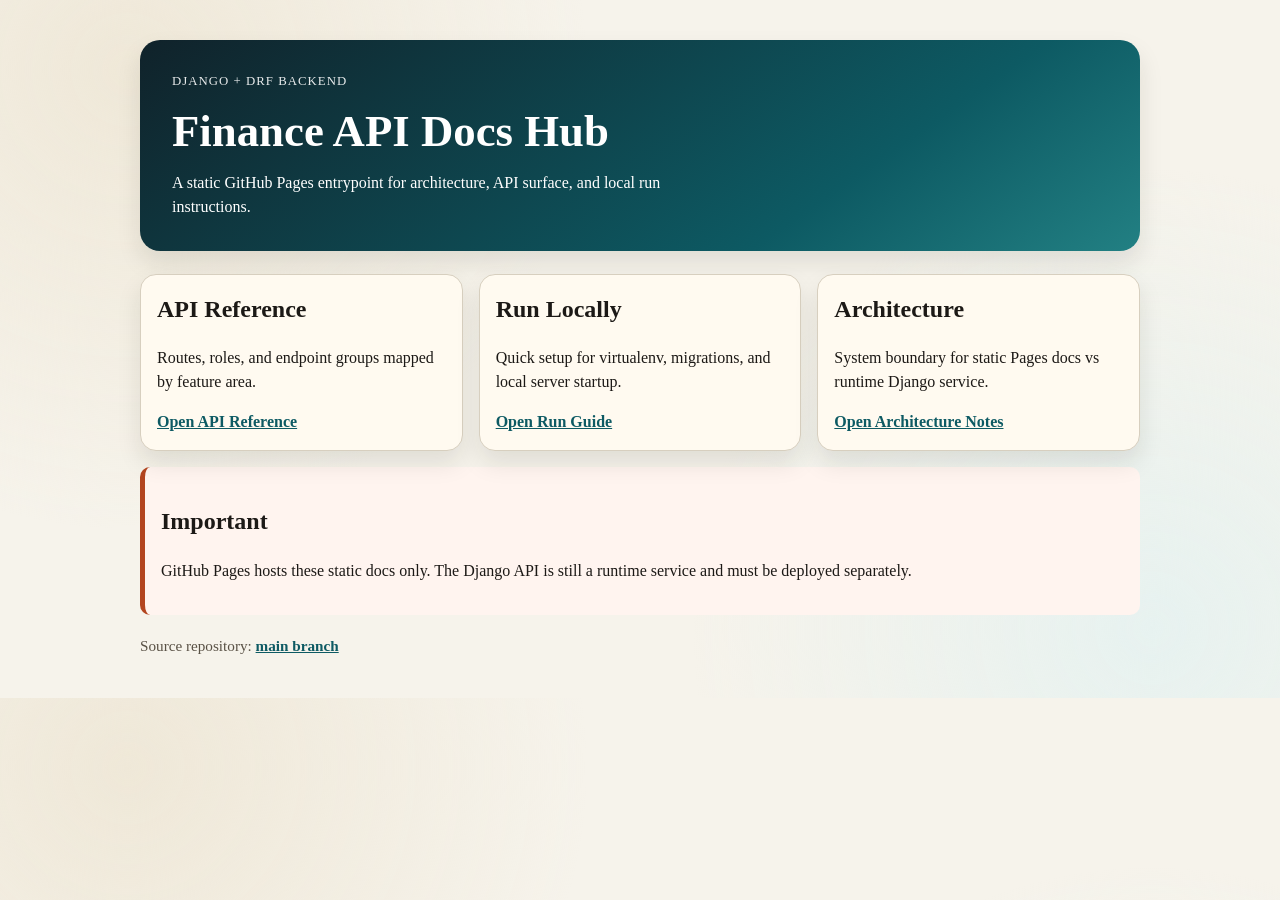
<file: docs/index.html>
<!doctype html>
<html lang="en">
  <head>
    <meta charset="utf-8" />
    <meta name="viewport" content="width=device-width, initial-scale=1" />
    <title>Finance API | Backend Docs Hub</title>
    <meta
      name="description"
      content="Static documentation hub for the Finance Data Processing and Access Control backend."
    />
    <link rel="stylesheet" href="./styles.css" />
  </head>
  <body>
    <main class="page">
      <header class="hero">
        <p class="eyebrow">Django + DRF Backend</p>
        <h1>Finance API Docs Hub</h1>
        <p class="lead">
          A static GitHub Pages entrypoint for architecture, API surface, and local run instructions.
        </p>
      </header>

      <section class="card-grid" aria-label="Documentation sections">
        <article class="card">
          <h2>API Reference</h2>
          <p>Routes, roles, and endpoint groups mapped by feature area.</p>
          <a href="./api-reference.html">Open API Reference</a>
        </article>

        <article class="card">
          <h2>Run Locally</h2>
          <p>Quick setup for virtualenv, migrations, and local server startup.</p>
          <a href="./run-locally.html">Open Run Guide</a>
        </article>

        <article class="card">
          <h2>Architecture</h2>
          <p>System boundary for static Pages docs vs runtime Django service.</p>
          <a href="./architecture.html">Open Architecture Notes</a>
        </article>
      </section>

      <section class="info-banner" aria-label="Important note">
        <h2>Important</h2>
        <p>
          GitHub Pages hosts these static docs only. The Django API is still a runtime service and must be deployed
          separately.
        </p>
      </section>

      <footer class="footer">
        <p>Source repository: <a href="../">main branch</a></p>
      </footer>
    </main>
  </body>
</html>
</file>
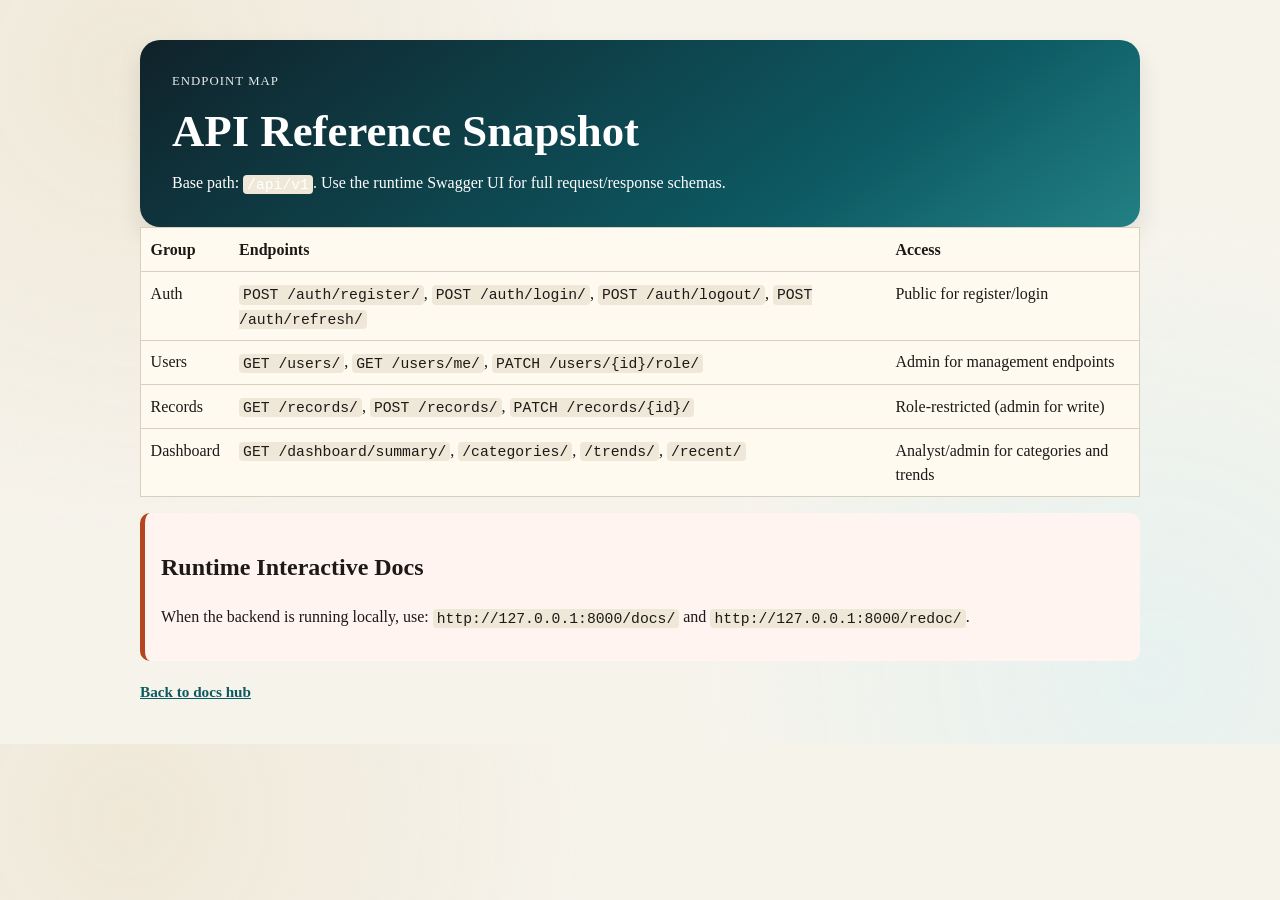
<file: docs/api-reference.html>
<!doctype html>
<html lang="en">
  <head>
    <meta charset="utf-8" />
    <meta name="viewport" content="width=device-width, initial-scale=1" />
    <title>Finance API | API Reference</title>
    <link rel="stylesheet" href="./styles.css" />
  </head>
  <body>
    <main class="page">
      <header class="hero">
        <p class="eyebrow">Endpoint Map</p>
        <h1>API Reference Snapshot</h1>
        <p class="lead">Base path: <code>/api/v1</code>. Use the runtime Swagger UI for full request/response schemas.</p>
      </header>

      <section class="table-wrap" aria-label="API groups">
        <table>
          <thead>
            <tr>
              <th>Group</th>
              <th>Endpoints</th>
              <th>Access</th>
            </tr>
          </thead>
          <tbody>
            <tr>
              <td>Auth</td>
              <td><code>POST /auth/register/</code>, <code>POST /auth/login/</code>, <code>POST /auth/logout/</code>, <code>POST /auth/refresh/</code></td>
              <td>Public for register/login</td>
            </tr>
            <tr>
              <td>Users</td>
              <td><code>GET /users/</code>, <code>GET /users/me/</code>, <code>PATCH /users/{id}/role/</code></td>
              <td>Admin for management endpoints</td>
            </tr>
            <tr>
              <td>Records</td>
              <td><code>GET /records/</code>, <code>POST /records/</code>, <code>PATCH /records/{id}/</code></td>
              <td>Role-restricted (admin for write)</td>
            </tr>
            <tr>
              <td>Dashboard</td>
              <td><code>GET /dashboard/summary/</code>, <code>/categories/</code>, <code>/trends/</code>, <code>/recent/</code></td>
              <td>Analyst/admin for categories and trends</td>
            </tr>
          </tbody>
        </table>
      </section>

      <section class="info-banner" aria-label="Runtime docs">
        <h2>Runtime Interactive Docs</h2>
        <p>
          When the backend is running locally, use:
          <code>http://127.0.0.1:8000/docs/</code> and <code>http://127.0.0.1:8000/redoc/</code>.
        </p>
      </section>

      <footer class="footer">
        <p><a href="./index.html">Back to docs hub</a></p>
      </footer>
    </main>
  </body>
</html>
</file>
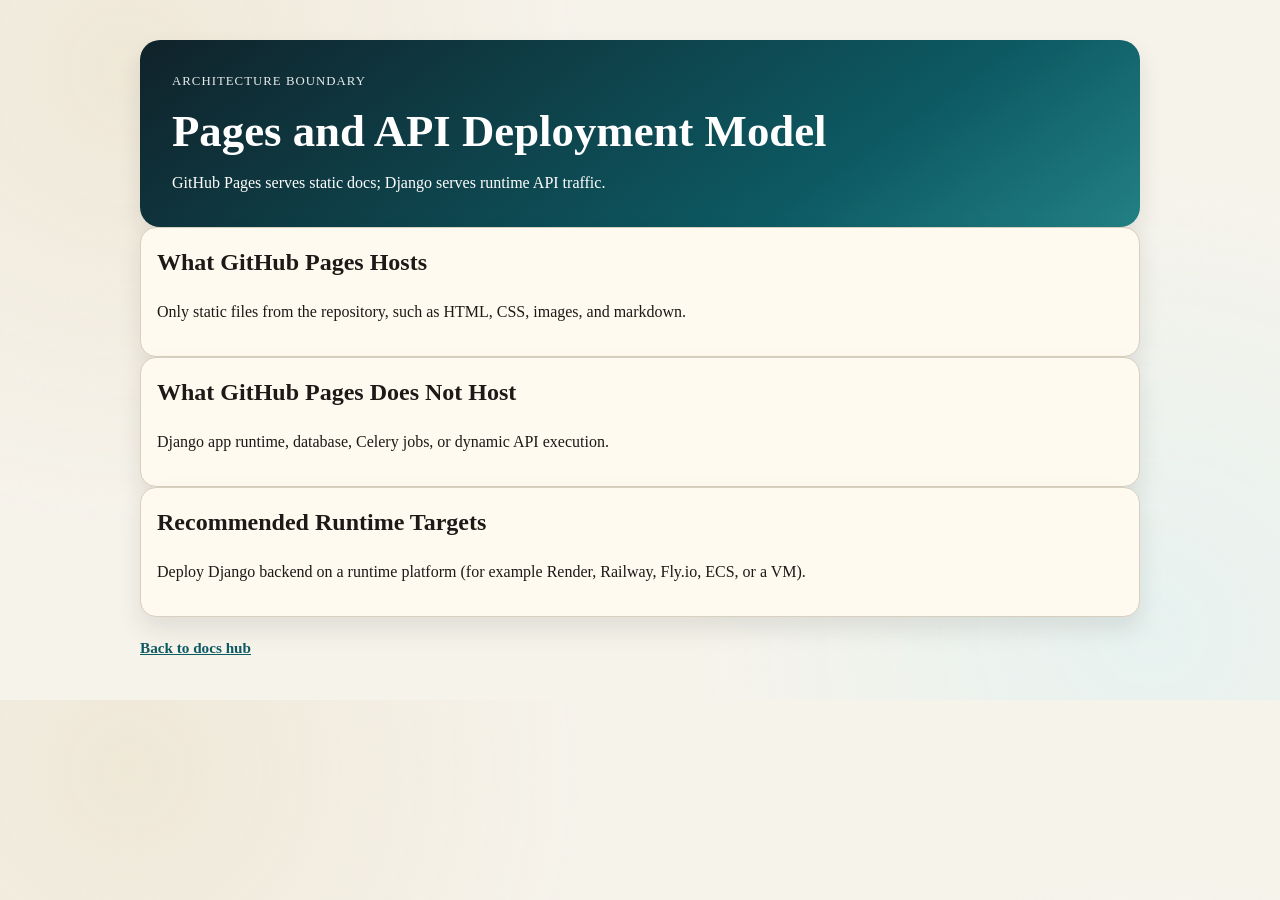
<file: docs/architecture.html>
<!doctype html>
<html lang="en">
  <head>
    <meta charset="utf-8" />
    <meta name="viewport" content="width=device-width, initial-scale=1" />
    <title>Finance API | Architecture</title>
    <link rel="stylesheet" href="./styles.css" />
  </head>
  <body>
    <main class="page">
      <header class="hero">
        <p class="eyebrow">Architecture Boundary</p>
        <h1>Pages and API Deployment Model</h1>
        <p class="lead">GitHub Pages serves static docs; Django serves runtime API traffic.</p>
      </header>

      <section class="card">
        <h2>What GitHub Pages Hosts</h2>
        <p>Only static files from the repository, such as HTML, CSS, images, and markdown.</p>
      </section>

      <section class="card">
        <h2>What GitHub Pages Does Not Host</h2>
        <p>Django app runtime, database, Celery jobs, or dynamic API execution.</p>
      </section>

      <section class="card">
        <h2>Recommended Runtime Targets</h2>
        <p>Deploy Django backend on a runtime platform (for example Render, Railway, Fly.io, ECS, or a VM).</p>
      </section>

      <footer class="footer">
        <p><a href="./index.html">Back to docs hub</a></p>
      </footer>
    </main>
  </body>
</html>
</file>
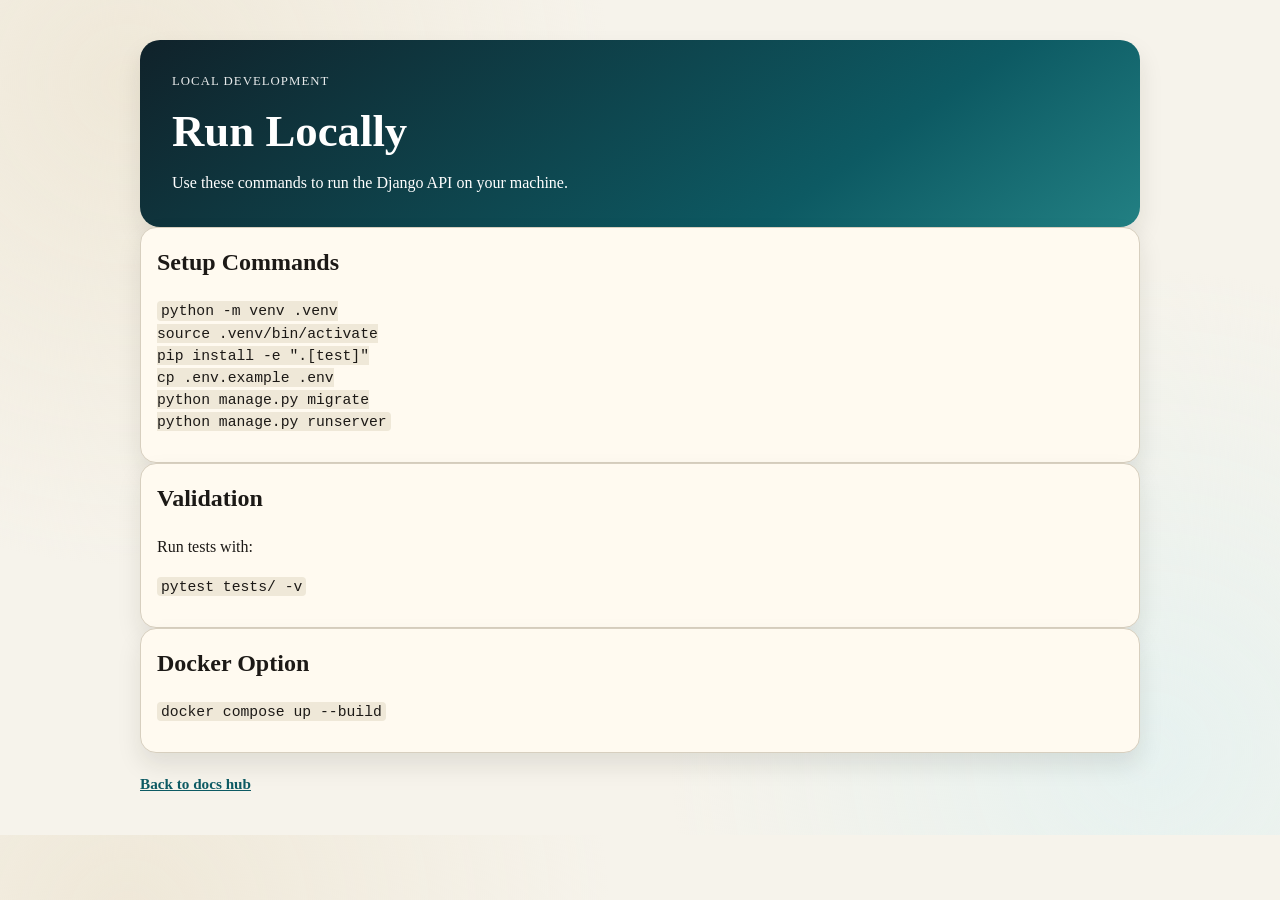
<file: docs/run-locally.html>
<!doctype html>
<html lang="en">
  <head>
    <meta charset="utf-8" />
    <meta name="viewport" content="width=device-width, initial-scale=1" />
    <title>Finance API | Run Locally</title>
    <link rel="stylesheet" href="./styles.css" />
  </head>
  <body>
    <main class="page">
      <header class="hero">
        <p class="eyebrow">Local Development</p>
        <h1>Run Locally</h1>
        <p class="lead">Use these commands to run the Django API on your machine.</p>
      </header>

      <section class="card">
        <h2>Setup Commands</h2>
        <pre><code>python -m venv .venv
source .venv/bin/activate
pip install -e ".[test]"
cp .env.example .env
python manage.py migrate
python manage.py runserver</code></pre>
      </section>

      <section class="card">
        <h2>Validation</h2>
        <p>Run tests with:</p>
        <pre><code>pytest tests/ -v</code></pre>
      </section>

      <section class="card">
        <h2>Docker Option</h2>
        <pre><code>docker compose up --build</code></pre>
      </section>

      <footer class="footer">
        <p><a href="./index.html">Back to docs hub</a></p>
      </footer>
    </main>
  </body>
</html>
</file>
<file: docs/styles.css>
:root {
  --bg: #f6f3eb;
  --ink: #1c1916;
  --muted: #595145;
  --panel: #fffaf0;
  --line: #d7cfbf;
  --brand: #0d5a63;
  --brand-ink: #ffffff;
  --card-shadow: 0 12px 24px rgba(28, 25, 22, 0.1);
}

* {
  box-sizing: border-box;
}

body {
  margin: 0;
  color: var(--ink);
  background:
    radial-gradient(circle at 10% 10%, #efe8d8 0, transparent 35%),
    radial-gradient(circle at 90% 90%, #e7f2f0 0, transparent 35%),
    var(--bg);
  font-family: "Iowan Old Style", "Palatino Linotype", "Book Antiqua", Palatino, serif;
  line-height: 1.5;
}

.page {
  width: min(1000px, 92vw);
  margin: 2.5rem auto;
}

.hero {
  background: linear-gradient(145deg, #10222a, #0d5a63 70%, #228083);
  color: var(--brand-ink);
  border-radius: 20px;
  padding: 2rem;
  box-shadow: var(--card-shadow);
}

.eyebrow {
  margin: 0;
  text-transform: uppercase;
  letter-spacing: 0.08em;
  font-size: 0.8rem;
  opacity: 0.9;
}

.hero h1 {
  margin: 0.4rem 0;
  font-size: clamp(1.8rem, 4vw, 2.8rem);
}

.lead {
  margin: 0;
  max-width: 70ch;
}

.card-grid {
  margin-top: 1.4rem;
  display: grid;
  gap: 1rem;
  grid-template-columns: repeat(auto-fit, minmax(220px, 1fr));
}

.card {
  background: var(--panel);
  border: 1px solid var(--line);
  border-radius: 16px;
  padding: 1rem;
  box-shadow: var(--card-shadow);
}

.card h2 {
  margin-top: 0;
}

.card a,
.footer a {
  color: var(--brand);
  font-weight: 700;
}

.info-banner {
  margin-top: 1rem;
  border-left: 5px solid #b3451f;
  background: #fff4ef;
  padding: 1rem;
  border-radius: 10px;
}

.footer {
  margin-top: 1.25rem;
  color: var(--muted);
  font-size: 0.95rem;
}

.table-wrap {
  overflow-x: auto;
}

table {
  width: 100%;
  border-collapse: collapse;
  background: var(--panel);
  border: 1px solid var(--line);
}

th,
td {
  text-align: left;
  border-bottom: 1px solid var(--line);
  padding: 0.6rem;
  vertical-align: top;
}

code {
  font-family: "SFMono-Regular", Menlo, Consolas, "Liberation Mono", monospace;
  font-size: 0.92em;
  background: #efe8d8;
  padding: 0.1rem 0.25rem;
  border-radius: 4px;
}

@media (max-width: 640px) {
  .page {
    margin: 1rem auto;
  }

  .hero {
    padding: 1.2rem;
  }
}
</file>
